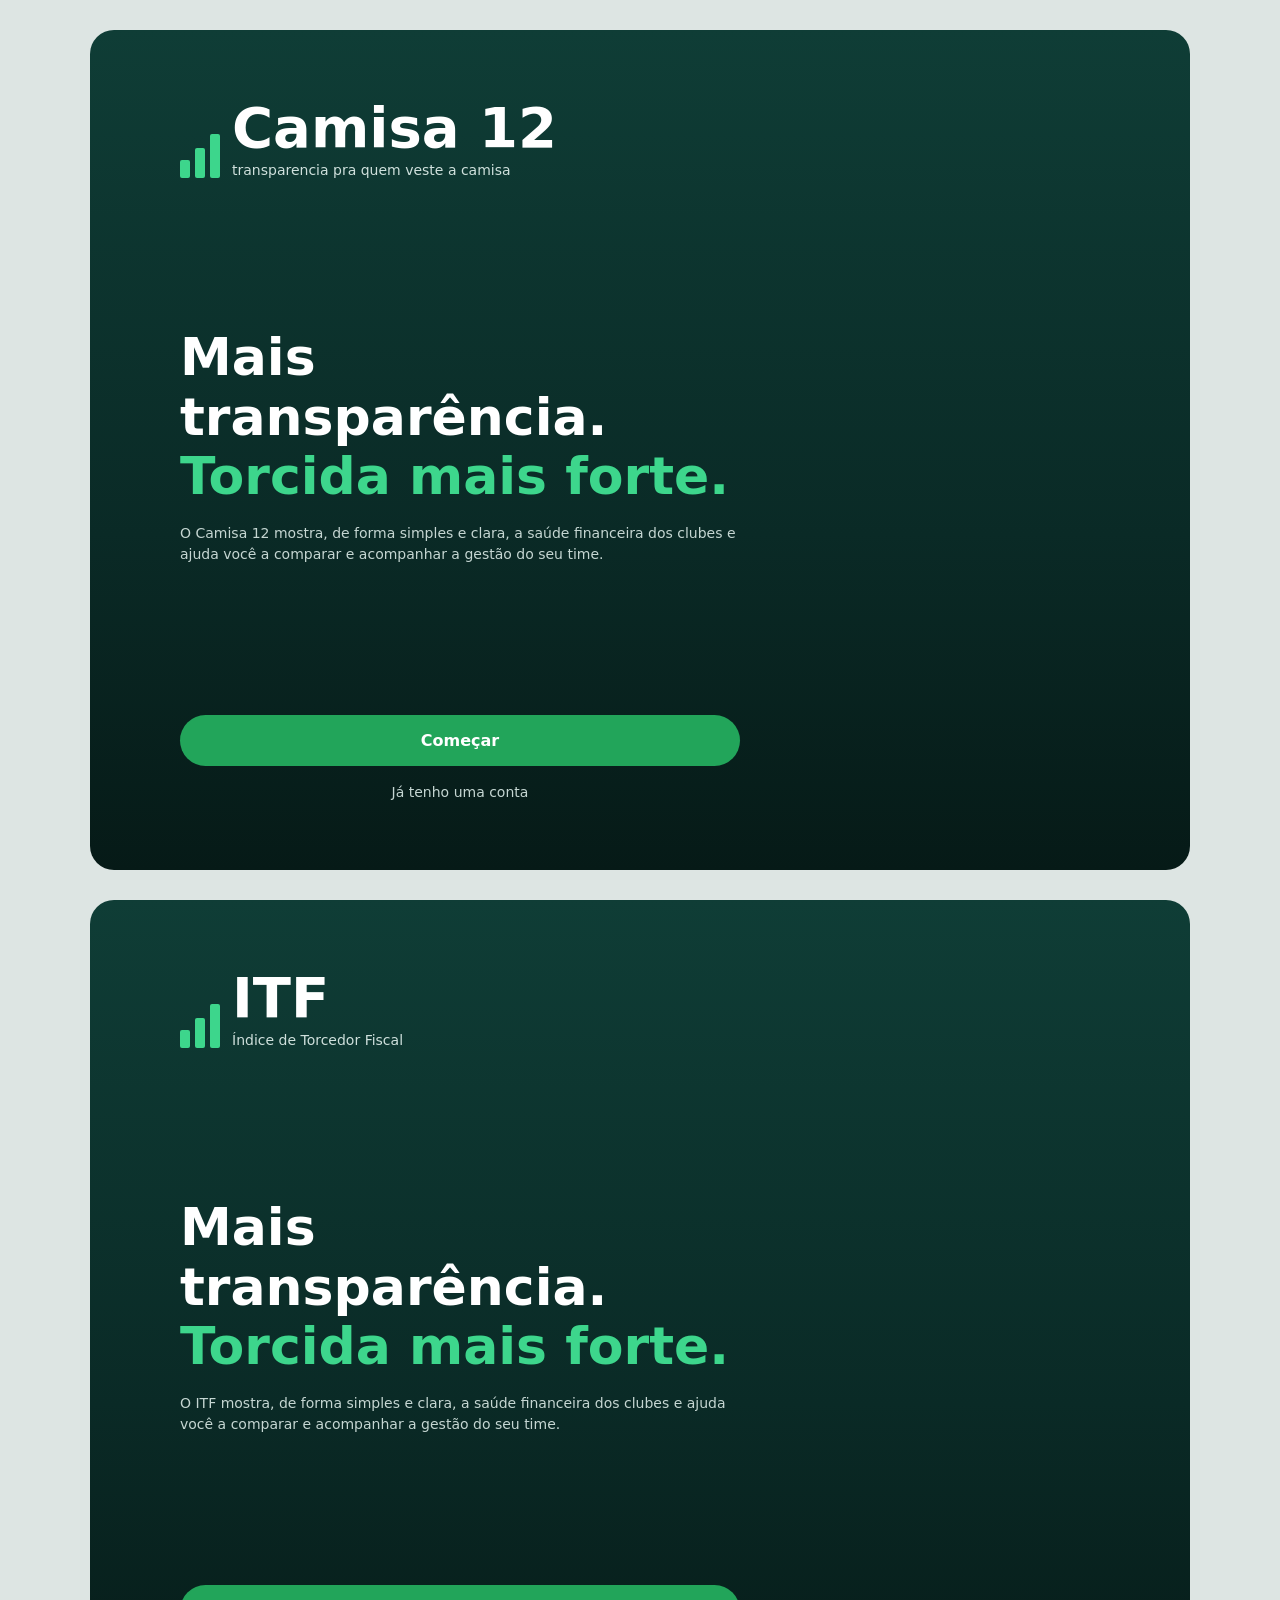
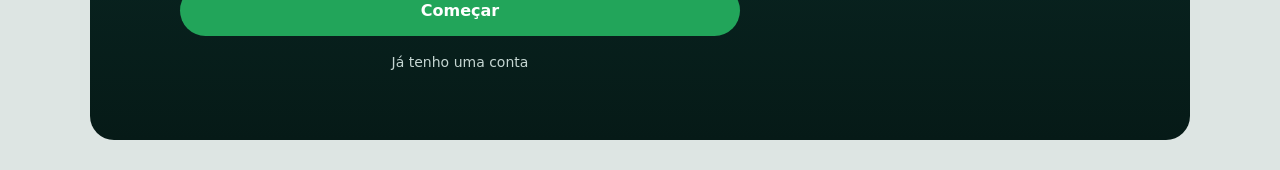
<file: index.html>
<!DOCTYPE html> <!-- avisa que é uma página HTML moderna -->
<html lang='pt-BR'> <!-- abre a página, idioma português do Brasil -->
<head> <!-- área de configurações (não aparece na tela) -->
  <meta charset='UTF-8'> <!-- acentos e ç aparecem certo -->
  <meta name='viewport' content='width=device-width, initial-scale=1.0'> <!-- ajusta para tela de celular -->
  <title> veste a camisa 12</title> <!-- nome na aba do navegador -->
  <link rel='stylesheet' href='css/style.css'> <!-- liga o arquivo de estilo -->
</head> <!-- fecha as configurações -->
<body> <!-- parte visível da página -->
  <div class='splash'> <!-- caixa da tela inicial (estilo .splash) -->
    <div class='logo'> <!-- bloco do logo -->
      <div class='logo-barras'> <!-- grupo das 3 barrinhas -->
        <span></span> <!-- barra 1 (a mais baixa) -->
        <span></span> <!-- barra 2 -->
        <span></span> <!-- barra 3 (a mais alta) -->
      </div> <!-- fecha o grupo das barras -->
      <div> <!-- caixa para o texto do logo -->
        <div class='logo-texto'>Camisa 12</div> <!-- as letras grandes -->
        <div class='logo-sub'>transparencia pra quem veste a camisa</div> <!-- nome por extenso -->
      </div> <!-- fecha a caixa do texto -->
    </div> <!-- fecha o logo -->

    <div> <!-- bloco do meio: título e explicação -->
      <h1 class='splash-titulo'> <!-- título principal -->
        Mais transparência.<br> <!-- primeira frase; o br quebra a linha -->
        <span class='destaque-verde'>Torcida mais forte.</span> <!-- segunda frase, em verde -->
      </h1> <!-- fecha o título -->
      <p class='splash-texto'> <!-- parágrafo explicativo -->
        O Camisa 12 mostra, de forma simples e clara, a saúde financeira dos clubes e ajuda você a comparar e acompanhar a gestão do seu time.
      </p> <!-- fecha o parágrafo -->
    </div> <!-- fecha o bloco do meio -->

    <div> <!-- bloco dos botões -->
      <a class='btn' href='login.html'>Começar</a> <!-- botão verde; leva para o login -->
      <a class='link-claro' href='login.html'>Já tenho uma conta</a> <!-- link discreto, também para o login -->
    </div> <!-- fecha o bloco dos botões -->
  </div> <!-- fecha a tela inicial -->
</body> <!-- fecha a parte visível -->
</html> <!-- fecha a página -->
<!DOCTYPE html> <!-- avisa que é uma página HTML moderna -->
<html lang='pt-BR'> <!-- abre a página, idioma português do Brasil -->
<head> <!-- configurações (não aparecem na tela) -->
  <meta charset='UTF-8'> <!-- acentos e ç aparecem certo -->
  <meta name='viewport' content='width=device-width, initial-scale=1.0'> <!-- adapta a página à largura do aparelho: essencial para o responsivo -->
  <title>ITF - Índice de Torcedor Fiscal</title> <!-- nome na aba do navegador -->
  <link rel='stylesheet' href='css/style.css'> <!-- liga o arquivo de estilo -->
</head>
<body> <!-- parte visível -->
  <div class='splash'> <!-- caixa da tela inicial -->
    <div class='logo'> <!-- bloco do logo -->
      <div class='logo-barras'><span></span><span></span><span></span></div> <!-- as 3 barrinhas -->
      <div> <!-- caixa do texto do logo -->
        <div class='logo-texto'>ITF</div> <!-- sigla grande -->
        <div class='logo-sub'>Índice de Torcedor Fiscal</div> <!-- nome por extenso -->
      </div>
    </div>
    <div> <!-- bloco do meio -->
      <h1 class='splash-titulo'>Mais transparência.<br><span class='destaque-verde'>Torcida mais forte.</span></h1> <!-- título; o br quebra a linha -->
      <p class='splash-texto'>O ITF mostra, de forma simples e clara, a saúde financeira dos clubes e ajuda você a comparar e acompanhar a gestão do seu time.</p> <!-- explicação -->
    </div>
    <div> <!-- bloco dos botões -->
      <a class='btn' href='login.html'>Começar</a> <!-- botão verde que leva ao login -->
      <a class='link-claro' href='login.html'>Já tenho uma conta</a> <!-- link discreto -->
    </div>
  </div>
</body>
</html>
</file>
<file: css/style.css>
/* ===== BASE ===== */
* { box-sizing: border-box; } /* padding e borda contam dentro da largura: evita caixas estourando */
:root { /* variáveis (apelidos) de cor que valem para o app inteiro */
  --fundo-escuro: #0A2A26; /* fundo escuro */
  --verde-escuro: #0F3D36; /* verde dos cabeçalhos */
  --verde: #22A55A; /* verde principal */
  --verde-vivo: #3DD68C; /* verde brilhante para destaques no escuro */
  --verde-claro: #E3F5EA; /* verde clarinho de fundos */
  --texto: #17302B; /* cor padrão do texto */
  --cinza: #6B7C78; /* texto secundário */
  --amarelo: #F5B82E; /* aviso */
  --laranja: #F08A3C; /* atenção */
  --vermelho: #E5575A; /* alerta */
  --azul: #4A7BD0; /* informação */
}
body { margin: 0; font-family: system-ui, sans-serif; background: #DDE5E3; color: var(--texto); } /* sem margem; fonte do aparelho; fundo cinza fora do app; texto na cor padrão */
a { color: inherit; text-decoration: none; } /* links herdam a cor do texto e perdem o sublinhado */
h1, h2, h3, p { margin: 0; } /* tira as margens automáticas dos títulos e parágrafos */
.screen { max-width: 390px; min-height: 100vh; margin: 0 auto; background: #fff; position: relative; padding-bottom: 90px; } /* no celular: caixa de até 390px, centralizada, com espaço embaixo para o menu */
.grade { display: block; } /* no celular, os blocos ficam um embaixo do outro */
.lista-grade { display: block; } /* no celular, a lista tem 1 coluna */

/* ===== MENU (embaixo no celular) ===== */
.nav { position: fixed; bottom: 0; left: 50%; transform: translateX(-50%); width: 100%; max-width: 390px; display: flex; justify-content: space-around; background: #fff; border-top: 1px solid #E5ECEA; padding: 10px 0 14px; z-index: 10; } /* barra presa embaixo da tela, com os itens espalhados */
.nav a { display: flex; flex-direction: column; align-items: center; gap: 3px; font-size: 11px; color: var(--cinza); } /* cada item: ícone em cima, texto embaixo */
.nav a .ico { font-size: 20px; } /* tamanho do ícone */
.nav a.ativo { color: var(--verde); font-weight: 700; } /* item da tela atual fica verde e negrito */

/* ===== TELA INICIAL (splash) ===== */
.splash { min-height: 100vh; max-width: 390px; margin: 0 auto; padding: 40px 28px; background: linear-gradient(180deg, #0F3D36 0%, #0A2A26 60%, #061A17 100%); color: #fff; display: flex; flex-direction: column; justify-content: space-between; } /* tela escura inteira; flex em coluna espalha logo, texto e botões de cima para baixo */
.logo { display: flex; align-items: flex-end; gap: 12px; } /* barrinhas e texto lado a lado */
.logo-barras { display: flex; align-items: flex-end; gap: 5px; } /* 3 barrinhas apoiadas na base */
.logo-barras span { width: 10px; background: var(--verde-vivo); border-radius: 2px; } /* aparência de cada barrinha */
.logo-barras span:nth-child(1) { height: 18px; } /* 1ª barra: baixa */
.logo-barras span:nth-child(2) { height: 30px; } /* 2ª barra: média */
.logo-barras span:nth-child(3) { height: 44px; } /* 3ª barra: alta */
.logo-texto { font-size: 56px; font-weight: 800; line-height: 1; } /* letras ITF grandes, negrito, sem espaço extra */
.logo-sub { color: #CFE0DC; font-size: 14px; margin-top: 6px; } /* nome por extenso, pequeno */
.splash-titulo { font-size: 36px; font-weight: 700; line-height: 1.15; margin: 0 0 16px; } /* título grande com 16px de espaço embaixo */
.destaque-verde { color: var(--verde-vivo); } /* deixa a segunda frase verde */
.splash-texto { color: #C5D6D2; font-size: 14px; line-height: 1.5; } /* parágrafo explicativo */

/* ===== BOTÕES E FORMULÁRIO ===== */
.btn { display: block; width: 100%; border: none; cursor: pointer; font-family: inherit; text-align: center; background: var(--verde); color: #fff; padding: 16px; border-radius: 30px; font-size: 16px; font-weight: 600; } /* botão verde principal: largura toda, bem arredondado (serve para link e para button) */
.btn-sec { background: #fff; color: var(--verde); border: 2px solid var(--verde); margin-top: 12px; } /* botão secundário de contorno verde */
.link-claro { display: block; text-align: center; color: #C5D6D2; margin-top: 18px; font-size: 14px; } /* link discreto da splash */
.form { padding: 24px 28px; } /* área dos campos de login */
.campo { width: 100%; padding: 14px; margin-bottom: 12px; border: 1px solid #D5DEDB; border-radius: 12px; font-size: 15px; } /* campo de texto com borda fina e cantos arredondados */

/* ===== CABEÇALHOS E TEXTOS ===== */
.topo { background: linear-gradient(180deg, #0F3D36, #0A2A26); color: #fff; padding: 26px 20px; } /* cabeçalho escuro */
.topo-claro { padding: 22px 20px 10px; } /* cabeçalho de fundo branco */
.titulo-tela { font-size: 22px; font-weight: 700; } /* título de cada tela */
.voltar { display: inline-block; font-size: 24px; margin-bottom: 6px; cursor: pointer; } /* seta de voltar */
.texto { padding: 0 20px; font-size: 14px; line-height: 1.5; color: var(--cinza); } /* parágrafo de apoio */
.texto-claro { color: #C5D6D2; font-size: 14px; margin-top: 6px; } /* texto de apoio sobre fundo escuro */
.ola { display: flex; justify-content: space-between; align-items: center; padding: 22px 20px 12px; } /* linha com saudação e sino */
.busca { width: 100%; padding: 12px 14px; border: none; border-radius: 12px; background: #EEF2F1; font-size: 14px; } /* campo de busca cinza claro */
.secao { display: flex; justify-content: space-between; align-items: center; padding: 14px 20px 6px; } /* título de seção com link à direita */
.secao h2 { font-size: 16px; } /* tamanho do título da seção */
.secao a { color: var(--verde); font-size: 13px; font-weight: 600; } /* link verde da seção */

/* ===== SELOS E CHIPS ===== */
.selo { display: inline-block; border-radius: 12px; padding: 4px 10px; font-size: 12px; font-weight: 600; } /* etiqueta arredondada de nota */
.selo.verde { background: #D6F2E0; color: #1B7F46; } /* selo verde */
.selo.amarelo { background: #FDEFC9; color: #A66F00; } /* selo amarelo */
.selo.vermelho { background: #FADCDD; color: #B3363A; } /* selo vermelho */
.chips { display: flex; gap: 8px; padding: 10px 20px; overflow-x: auto; } /* linha de filtros que rola de lado se faltar espaço */
.chip { border: 1px solid #D5DEDB; border-radius: 20px; padding: 8px 16px; background: #fff; font-size: 14px; white-space: nowrap; cursor: pointer; } /* botãozinho de filtro */
.chip.ativo { background: var(--verde); color: #fff; border-color: var(--verde); } /* filtro selecionado fica verde */

/* ===== CARDS E ESCUDOS ===== */
.escudo { width: 46px; height: 46px; border-radius: 50%; background: var(--verde); color: #fff; display: flex; align-items: center; justify-content: center; font-weight: 700; flex-shrink: 0; } /* círculo verde com a inicial do clube */
.escudo.grande { width: 64px; height: 64px; font-size: 24px; } /* versão grande */
.escudo.pequeno { width: 30px; height: 30px; font-size: 13px; } /* versão pequena */
.card-clube { margin: 12px 20px; background: linear-gradient(135deg, #0F3D36, #14524A); color: #fff; border-radius: 16px; padding: 18px; display: flex; align-items: center; gap: 14px; } /* cartão verde escuro do Seu clube */
.nota-grande { font-size: 38px; font-weight: 800; color: var(--verde-vivo); line-height: 1; } /* nota grande */
.nota-grande small { font-size: 14px; color: #CFE0DC; font-weight: 500; } /* o /100 menor ao lado */
.faixa { margin: 4px 20px; padding: 14px 16px; background: #EEF4F2; border-radius: 12px; display: flex; justify-content: space-between; font-size: 14px; cursor: pointer; } /* faixa clicável Como o ITF é calculado */
.pilares { display: flex; justify-content: space-between; padding: 16px 20px 6px; } /* linha dos 5 pilares */
.pilar { text-align: center; font-size: 11px; color: var(--cinza); } /* cada pilar */
.pilar .bola { width: 44px; height: 44px; border-radius: 12px; margin: 0 auto 6px; display: flex; align-items: center; justify-content: center; font-size: 20px; background: var(--verde-claro); } /* quadradinho com o emoji */
.pilar strong { display: block; font-size: 13px; } /* nota do pilar */
.caixa { background: #fff; border: 1px solid #E5ECEA; border-radius: 14px; padding: 16px; margin-bottom: 14px; } /* caixa branca com borda fina */
.caixa h3 { font-size: 15px; margin-bottom: 8px; } /* título da caixa */
.info-box { margin: 16px 20px; padding: 14px; background: #EEF4F2; border-radius: 12px; font-size: 13px; color: var(--cinza); line-height: 1.4; } /* caixa informativa cinza-esverdeada */

/* ===== LISTAS ===== */
.linha { display: flex; align-items: center; gap: 12px; padding: 12px 20px; border-bottom: 1px solid #F0F4F3; font-size: 14px; } /* linha de ranking */
.linha.destaque { background: var(--verde-claro); } /* linha do seu clube */
.linha .pos { width: 18px; color: var(--cinza); } /* posição no ranking */
.linha .nome { flex: 1; } /* nome ocupa o espaço que sobrar */
.nome-fixo { width: 84px; font-size: 13px; } /* nome com largura fixa (para alinhar as barras) */
.item-clube { display: flex; align-items: center; gap: 12px; padding: 12px 20px; border-bottom: 1px solid #F0F4F3; cursor: pointer; } /* linha da lista de clubes */
.item-clube.destaque { background: var(--verde-claro); } /* seu clube em verde clarinho */
.item-clube .info { flex: 1; } /* nome e cidade ocupam o espaço que sobrar */
.item-clube .info small { display: block; color: var(--cinza); margin-top: 2px; } /* cidade abaixo do nome */
.item-clube .nota { font-size: 20px; font-weight: 800; color: var(--verde); } /* nota do clube */
.barra { flex: 1; height: 8px; background: #E9EFED; border-radius: 4px; overflow: hidden; } /* trilho cinza da barra */
.barra i { display: block; height: 100%; border-radius: 4px; } /* parte colorida da barra (a largura vem do HTML) */

/* ===== TELA DO CLUBE, ABAS E FINANCEIRO ===== */
.hero { background: linear-gradient(180deg, #0F3D36, #0A2A26); color: #fff; padding: 18px 20px 22px; } /* cabeçalho escuro do clube */
.linha-topo { display: flex; align-items: center; gap: 14px; } /* escudo e textos lado a lado */
.abas { display: flex; border-bottom: 1px solid #E5ECEA; } /* barra de abas */
.aba { flex: 1; text-align: center; padding: 14px 0; font-size: 14px; color: var(--cinza); cursor: pointer; } /* cada aba */
.aba.ativa { color: var(--verde); font-weight: 700; border-bottom: 3px solid var(--verde); } /* aba selecionada */
.painel { display: none; padding: 16px 20px; } /* painéis começam escondidos */
.painel.ativo { display: block; } /* o painel ativo aparece */
.total { font-size: 28px; font-weight: 800; margin-top: 4px; } /* valor total grande */
.variacao { color: var(--verde); font-weight: 600; font-size: 13px; margin-bottom: 10px; } /* variação em verde */

/* ===== ALERTAS E PERFIL ===== */
.alerta { display: flex; gap: 12px; padding: 14px 20px; border-bottom: 1px solid #F0F4F3; font-size: 14px; line-height: 1.4; } /* um alerta da lista */
.alerta small { display: block; color: var(--cinza); margin-top: 4px; } /* tempo do alerta */
.bolinha { width: 40px; height: 40px; border-radius: 50%; flex-shrink: 0; display: flex; align-items: center; justify-content: center; color: #fff; font-weight: 700; } /* círculo colorido do ícone */
.bolinha.vermelho { background: var(--vermelho); } /* alerta vermelho */
.bolinha.amarelo { background: var(--amarelo); } /* alerta amarelo */
.bolinha.verde { background: var(--verde); } /* alerta verde */
.bolinha.azul { background: var(--azul); } /* alerta azul */
.perfil-topo { background: linear-gradient(180deg, #0F3D36, #0A2A26); color: #fff; padding: 26px 20px; display: flex; align-items: center; gap: 14px; } /* topo escuro do perfil */
.menu-item { display: flex; justify-content: space-between; padding: 16px 20px; border-bottom: 1px solid #F0F4F3; font-size: 15px; cursor: pointer; } /* item do menu do perfil */

/* ===== RESPONSIVO: PC (telas com 900px ou mais de largura) ===== */
@media (min-width: 900px) { /* tudo aqui dentro só vale em telas largas; no celular é ignorado */
  .screen { max-width: 1100px; margin: 80px auto 30px; padding-bottom: 0; border-radius: 20px; overflow: hidden; box-shadow: 0 8px 30px rgba(0,0,0,.12); } /* o app vira um painel largo e centralizado, com espaço em cima para o menu */
  .screen.media { max-width: 800px; } /* versão média (alertas e comparativo) */
  .screen.estreita { max-width: 520px; margin-top: 60px; } /* versão estreita (login e perfil) */
  .nav { top: 0; bottom: auto; left: 0; transform: none; max-width: none; justify-content: flex-end; gap: 34px; padding: 16px 40px; border-top: none; border-bottom: 1px solid #E5ECEA; } /* o menu sobe para o topo e ocupa a largura toda */
  .nav::before { content: 'ITF'; margin-right: auto; font-size: 22px; font-weight: 800; color: var(--verde); } /* escreve a marca ITF à esquerda do menu */
  .nav a { flex-direction: row; gap: 8px; font-size: 15px; } /* ícone e texto lado a lado */
  .grade { display: grid; grid-template-columns: 1fr 1fr; gap: 24px; padding: 20px 28px; align-items: start; } /* os blocos ficam em 2 colunas */
  .lista-grade { display: grid; grid-template-columns: 1fr 1fr; column-gap: 24px; padding: 0 28px; } /* a lista de clubes fica em 2 colunas */
  .splash { max-width: 1100px; min-height: calc(100vh - 60px); margin: 30px auto; padding: 70px 90px; border-radius: 24px; } /* a splash vira um painel largo */
  .splash > div { max-width: 560px; } /* limita a largura dos textos para ficarem legíveis */
  .splash-titulo { font-size: 52px; } /* título maior */
  .topo, .hero, .perfil-topo { padding-left: 40px; padding-right: 40px; } /* mais espaço nas laterais dos cabeçalhos */
}
</file>
